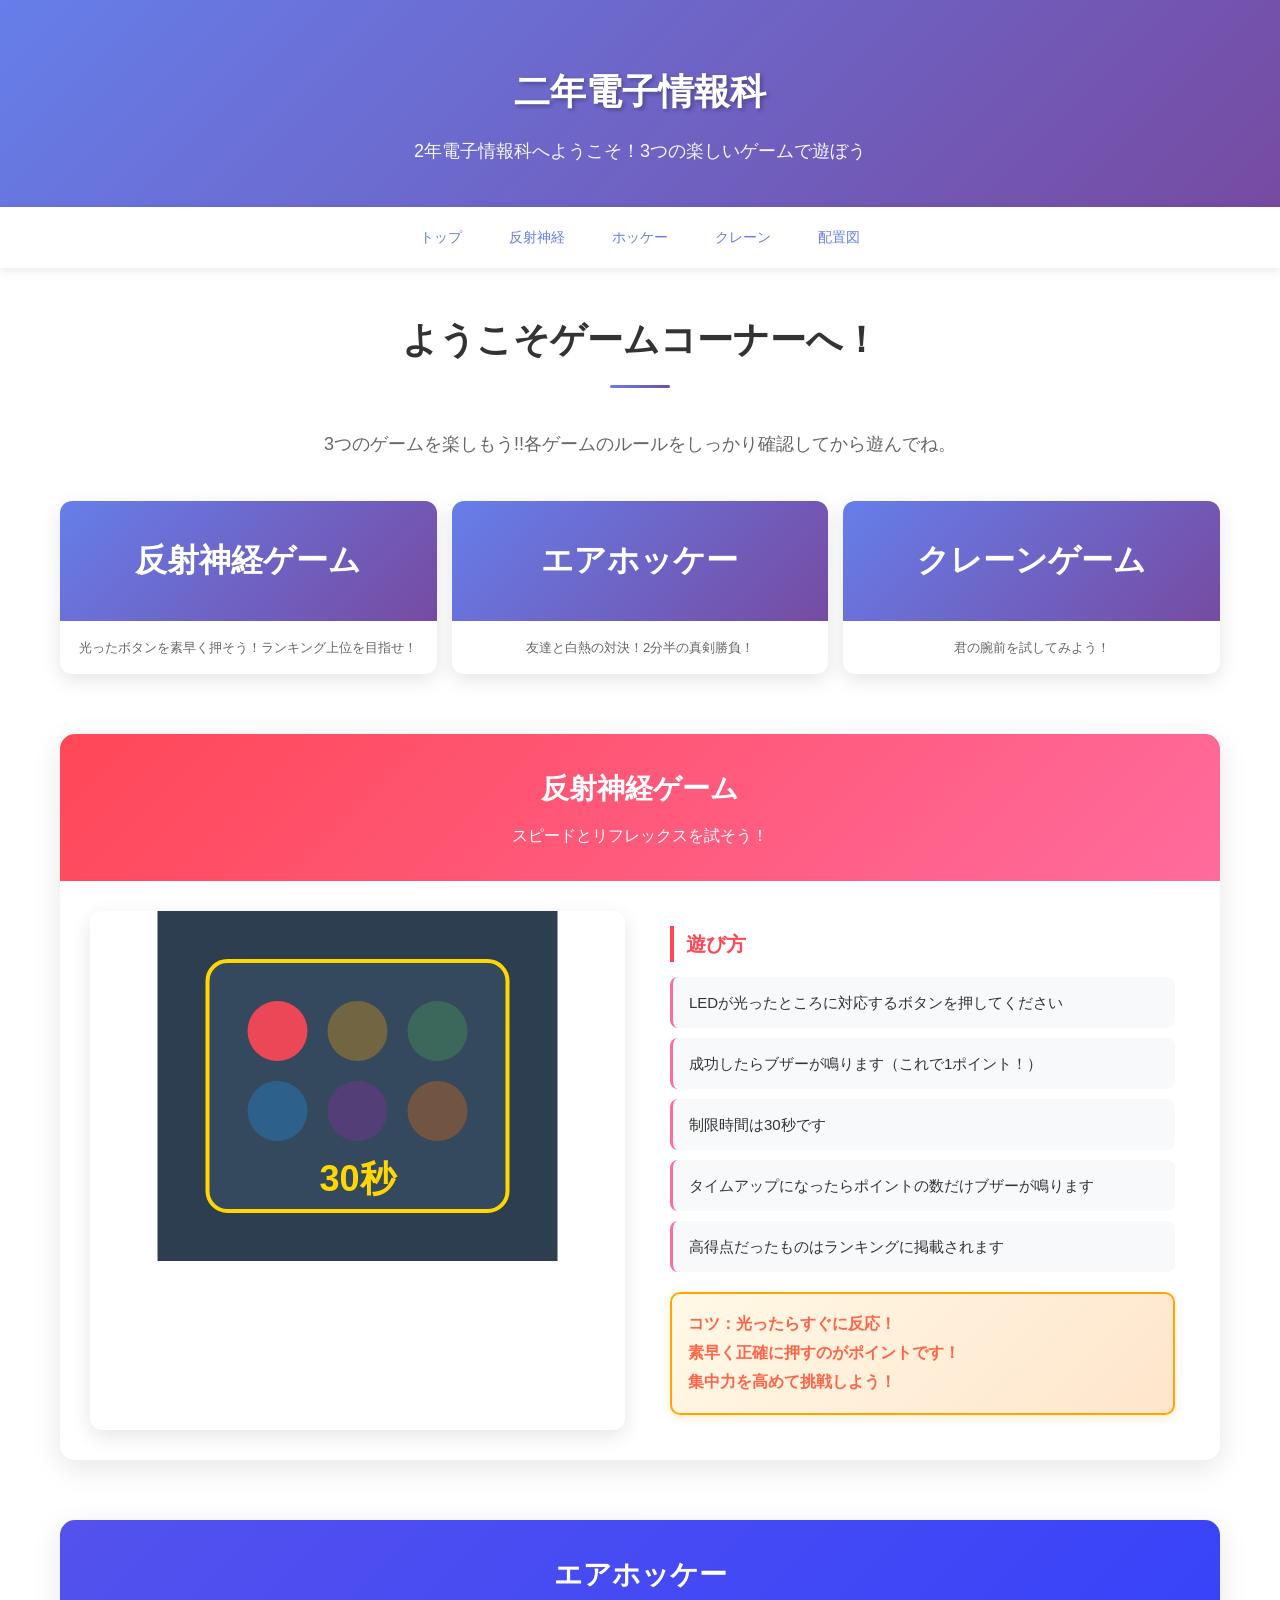
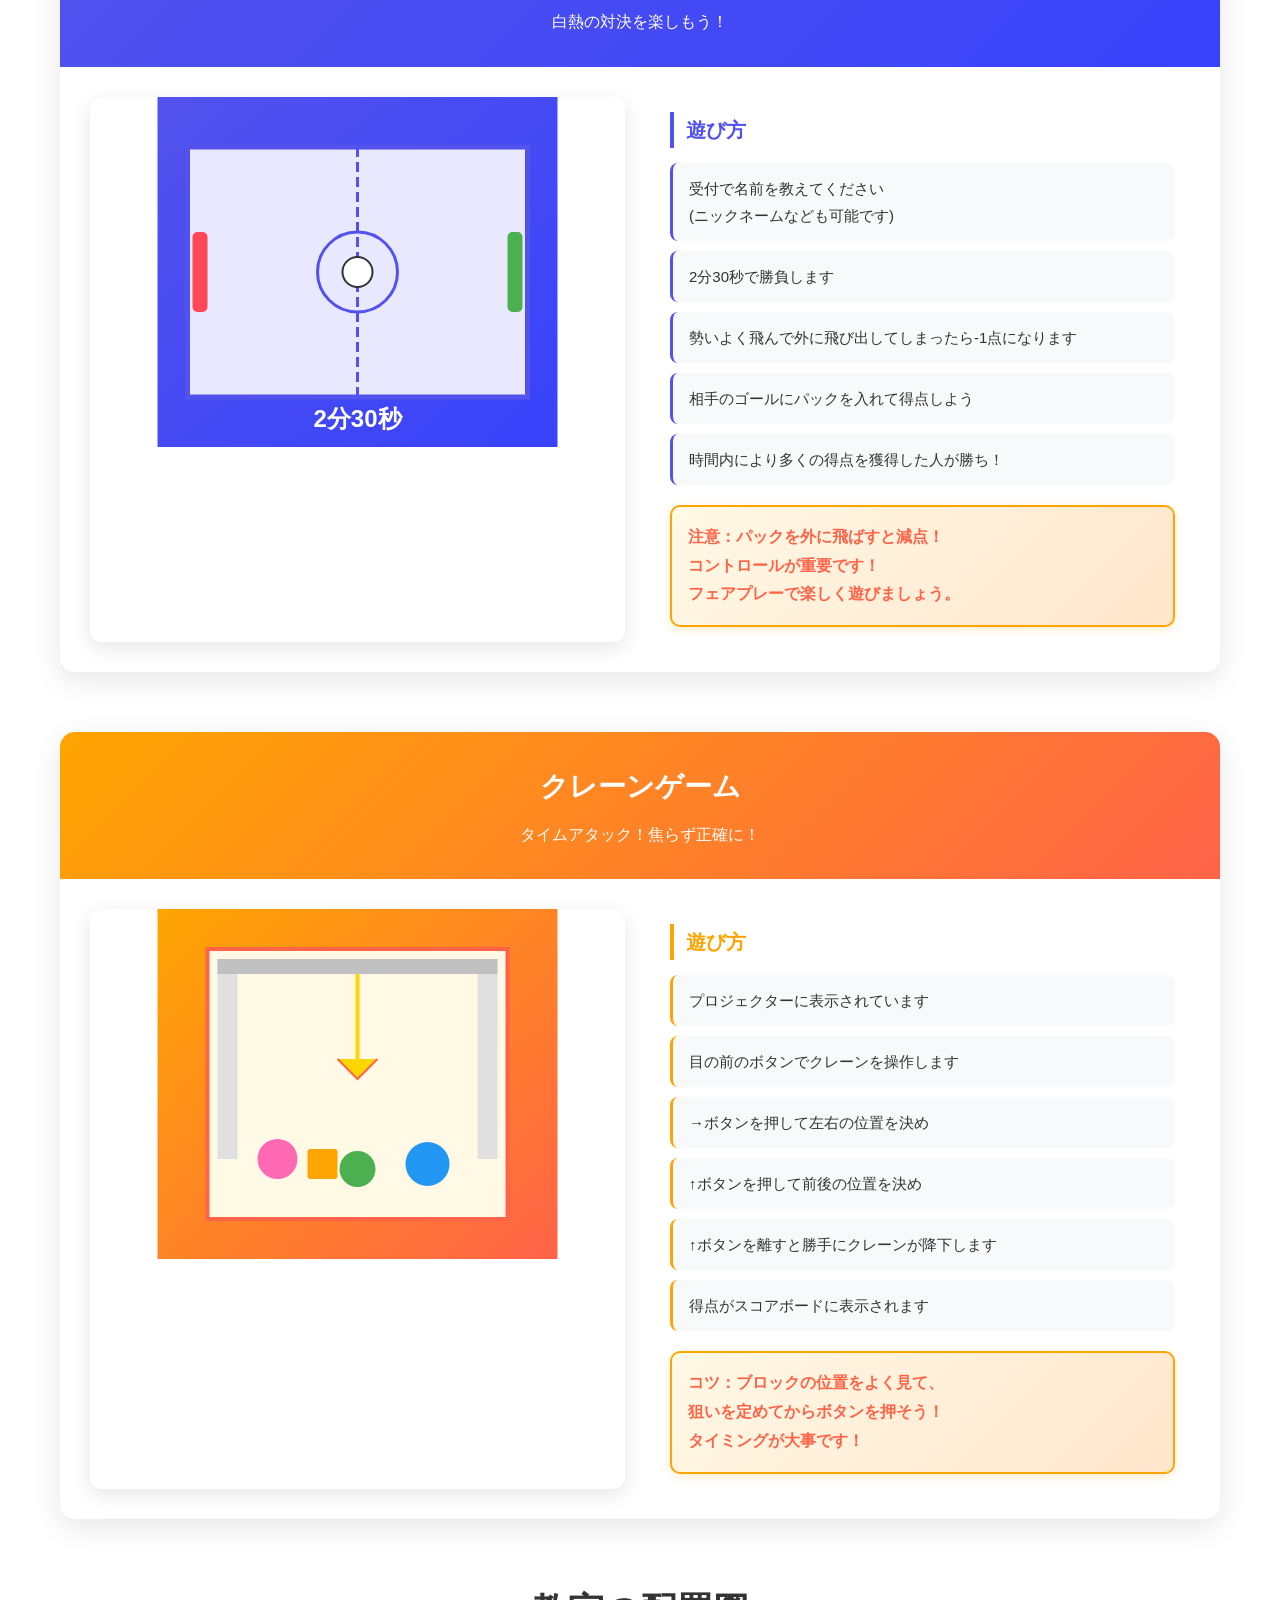
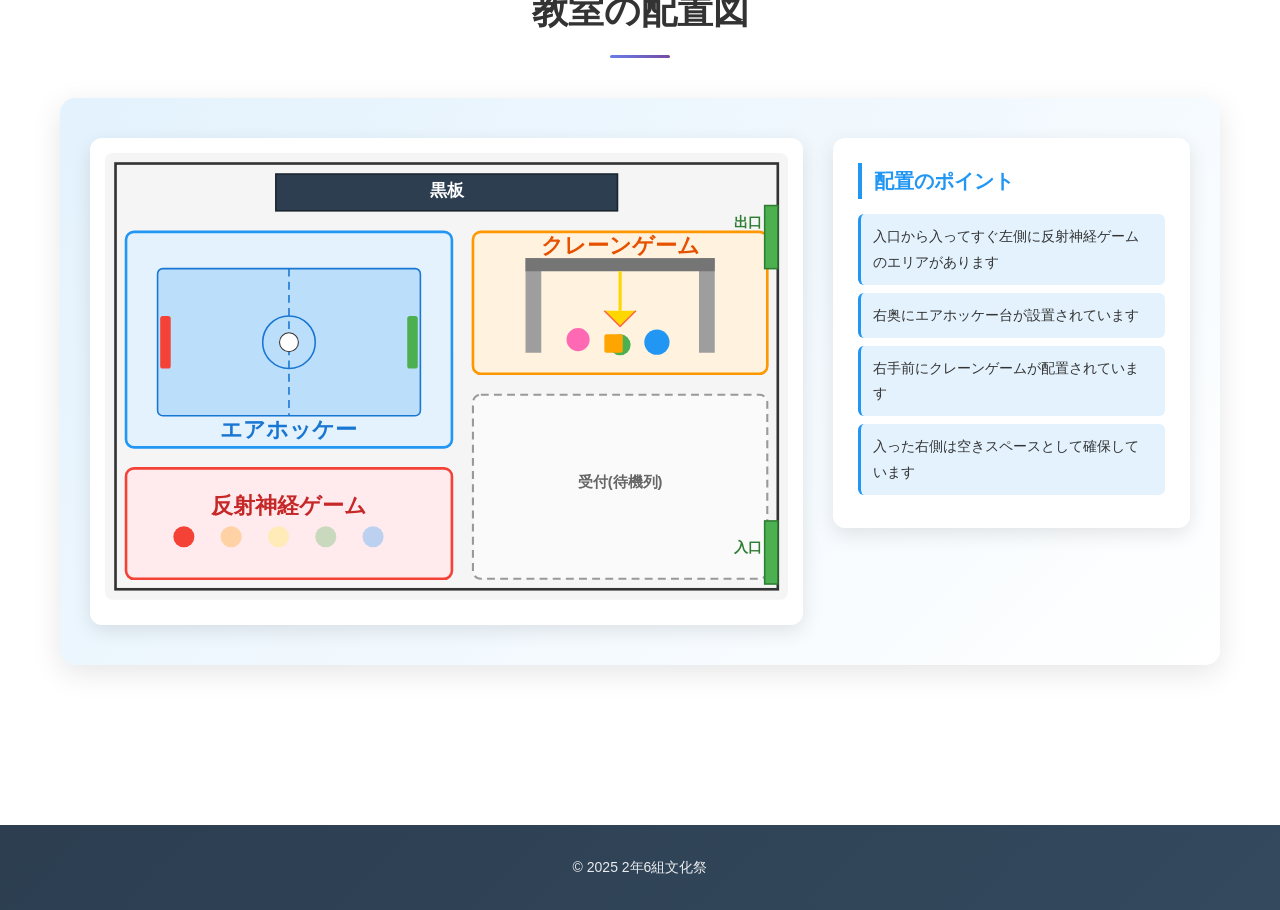
<file: index.html>
<!DOCTYPE html>
<html lang="ja">

<head>
    <meta charset="UTF-8">
    <meta name="viewport" content="width=device-width, initial-scale=1.0">
    <title>文化祭2年6組 ルールブック</title>
    <link rel="stylesheet" href="index.css">
</head>

<body>
    <!-- ヒーローセクション -->
    <div class="hero">
        <h1>二年電子情報科</h1>
        <p>2年電子情報科へようこそ！3つの楽しいゲームで遊ぼう</p>
    </div>

    <!-- ナビゲーション -->
    <nav class="nav">
        <div class="nav-container">
            <a href="#welcome" class="nav-link">トップ</a>
            <a href="#reflex" class="nav-link">反射神経</a>
            <a href="#hockey" class="nav-link">ホッケー</a>
            <a href="#crane" class="nav-link">クレーン</a>
            <a href="#layout" class="nav-link">配置図</a>
        </div>
    </nav>

    <div class="container">
        <!-- ウェルカムセクション -->
        <section id="welcome">
            <h2 class="section-title">ようこそゲームコーナーへ！</h2>
            <p style="text-align: center; font-size: 18px; color: #666; margin-bottom: 40px;">
                3つのゲームを楽しもう!!各ゲームのルールをしっかり確認してから遊んでね。
            </p>

            <div class="welcome-images">
                <div class="welcome-card">
                    <a href="#reflex" class="dec">
                        <div class="welcome-card-image">反射神経ゲーム</div>
                        <div class="welcome-card-content">
                            <p>光ったボタンを素早く押そう！ランキング上位を目指せ！</p>
                        </div>
                    </a>
                </div>
                <div class="welcome-card">
                    <a href="#hockey" class="dec">
                        <div class="welcome-card-image">エアホッケー</div>
                        <div class="welcome-card-content">
                            <p>友達と白熱の対決！2分半の真剣勝負！</p>
                        </div>
                    </a>
                </div>
                <div class="welcome-card">
                    <a href="#crane" class="dec">
                        <div class="welcome-card-image">クレーンゲーム</div>
                        <div class="welcome-card-content">
                            <p>君の腕前を試してみよう！</p>
                        </div>
                    </a>
                </div>
            </div>
        </section>

        <!-- 反射神経ゲーム -->
        <section id="reflex">
            <div class="game-section">
                <div class="game-header red">
                    <h3>反射神経ゲーム</h3>
                    <p>スピードとリフレックスを試そう！</p>
                </div>
                <div class="game-content">
                    <div class="game-image-container">
                        <svg class="game-image" viewBox="0 0 400 350" style="height: 350px;">
                            <defs>
                                <linearGradient id="redGrad" x1="0%" y1="0%" x2="100%" y2="100%">
                                    <stop offset="0%" style="stop-color:#FF4757;stop-opacity:1" />
                                    <stop offset="100%" style="stop-color:#FF6B9D;stop-opacity:1" />
                                </linearGradient>
                            </defs>
                            <rect width="400" height="350" fill="#2C3E50" />
                            <rect x="50" y="50" width="300" height="250" rx="20" fill="#34495E" stroke="#FFD700"
                                stroke-width="4" />
                            <circle cx="120" cy="120" r="30" fill="#FF4757" opacity="0.9" />
                            <circle cx="200" cy="120" r="30" fill="#FFA502" opacity="0.3" />
                            <circle cx="280" cy="120" r="30" fill="#4CAF50" opacity="0.3" />
                            <circle cx="120" cy="200" r="30" fill="#2196F3" opacity="0.3" />
                            <circle cx="200" cy="200" r="30" fill="#9C27B0" opacity="0.3" />
                            <circle cx="280" cy="200" r="30" fill="#FF6F00" opacity="0.3" />
                            <text x="200" y="280" text-anchor="middle" fill="#FFD700" font-size="36"
                                font-weight="bold">30秒</text>
                        </svg>
                    </div>
                    <div class="game-rules">
                        <h4>遊び方</h4>
                        <ul class="rule-list">
                            <li>LEDが光ったところに対応するボタンを押してください</li>
                            <li>成功したらブザーが鳴ります（これで1ポイント！）</li>
                            <li>制限時間は30秒です</li>
                            <li>タイムアップになったらポイントの数だけブザーが鳴ります</li>
                            <li>高得点だったものはランキングに掲載されます</li>
                        </ul>
                        <div class="highlight-box">
                            コツ：光ったらすぐに反応！<br>
                            素早く正確に押すのがポイントです！<br>
                            集中力を高めて挑戦しよう！
                        </div>
                    </div>
                </div>
            </div>
        </section>

        <!-- エアホッケー -->
        <section id="hockey">
            <div class="game-section">
                <div class="game-header blue">
                    <h3>エアホッケー</h3>
                    <p>白熱の対決を楽しもう！</p>
                </div>
                <div class="game-content">
                    <div class="game-image-container">
                        <svg class="game-image" viewBox="0 0 400 350" style="height: 350px;">
                            <defs>
                                <linearGradient id="blueGrad" x1="0%" y1="0%" x2="100%" y2="100%">
                                    <stop offset="0%" style="stop-color:#5352ED;stop-opacity:1" />
                                    <stop offset="100%" style="stop-color:#3742FA;stop-opacity:1" />
                                </linearGradient>
                            </defs>
                            <rect width="400" height="350" fill="url(#blueGrad)" />
                            <rect x="30" y="50" width="340" height="250" fill="#E8E8FF" stroke="#5352ED"
                                stroke-width="5" />
                            <line x1="200" y1="50" x2="200" y2="300" stroke="#5352ED" stroke-width="3"
                                stroke-dasharray="10,5" />
                            <circle cx="200" cy="175" r="40" fill="none" stroke="#5352ED" stroke-width="3" />
                            <rect x="35" y="135" width="15" height="80" rx="5" fill="#FF4757" />
                            <rect x="350" y="135" width="15" height="80" rx="5" fill="#4CAF50" />
                            <circle cx="200" cy="175" r="15" fill="white" stroke="#333" stroke-width="2" />
                            <text x="200" y="330" text-anchor="middle" fill="#fff" font-size="24"
                                font-weight="bold">2分30秒</text>
                        </svg>
                    </div>
                    <div class="game-rules blue">
                        <h4>遊び方</h4>
                        <ul class="rule-list blue">
                            <li>受付で名前を教えてください<br>
                                (ニックネームなども可能です)</li>
                            <li>2分30秒で勝負します</li>
                            <li>勢いよく飛んで外に飛び出してしまったら-1点になります</li>
                            <li>相手のゴールにパックを入れて得点しよう</li>
                            <li>時間内により多くの得点を獲得した人が勝ち！</li>
                        </ul>
                        <div class="highlight-box">
                            注意：パックを外に飛ばすと減点！<br>
                            コントロールが重要です！<br>
                            フェアプレーで楽しく遊びましょう。
                        </div>
                    </div>
                </div>
            </div>
        </section>

        <!-- クレーンゲーム -->
        <section id="crane">
            <div class="game-section">
                <div class="game-header yellow">
                    <h3>クレーンゲーム</h3>
                    <p>タイムアタック！焦らず正確に！</p>
                </div>
                <div class="game-content">
                    <div class="game-image-container">
                        <svg class="game-image" viewBox="0 0 400 350" style="height: 350px;">
                            <defs>
                                <linearGradient id="yellowGrad" x1="0%" y1="0%" x2="100%" y2="100%">
                                    <stop offset="0%" style="stop-color:#FFA502;stop-opacity:1" />
                                    <stop offset="100%" style="stop-color:#FF6348;stop-opacity:1" />
                                </linearGradient>
                            </defs>
                            <rect width="400" height="350" fill="url(#yellowGrad)" />
                            <rect x="50" y="40" width="300" height="270" fill="#FFF9E6" stroke="#FF6348"
                                stroke-width="4" />
                            <rect x="60" y="50" width="20" height="200" fill="#E0E0E0" />
                            <rect x="320" y="50" width="20" height="200" fill="#E0E0E0" />
                            <rect x="60" y="50" width="280" height="15" fill="#C0C0C0" />
                            <line x1="200" y1="65" x2="200" y2="150" stroke="#FFD700" stroke-width="4" />
                            <path d="M 180,150 L 200,170 L 220,150" fill="#FFD700" stroke="#FF6348" stroke-width="2" />
                            <circle cx="120" cy="250" r="20" fill="#FF69B4" />
                            <circle cx="200" cy="260" r="18" fill="#4CAF50" />
                            <circle cx="270" cy="255" r="22" fill="#2196F3" />
                            <rect x="150" y="240" width="30" height="30" fill="#FFA502" rx="3" />
                        </svg>
                    </div>
                    <div class="game-rules yellow">
                        <h4>遊び方</h4>
                        <ul class="rule-list yellow">
                            <li>プロジェクターに表示されています</li>
                            <li>目の前のボタンでクレーンを操作します</li>
                            <li>→ボタンを押して左右の位置を決め</li>
                            <li>↑ボタンを押して前後の位置を決め</li>
                            <li>↑ボタンを離すと勝手にクレーンが降下します</li>
                            <li>得点がスコアボードに表示されます</li>
                        </ul>
                        <div class="highlight-box">
                            コツ：ブロックの位置をよく見て、<br>
                            狙いを定めてからボタンを押そう！<br>
                            タイミングが大事です！
                        </div>
                    </div>
                </div>
            </div>
        </section>

        <!-- 配置図 -->
        <section id="layout">
            <h2 class="section-title">教室の配置図</h2>
            <div class="layout-section">
                <div class="layout-grid">
                    <div class="layout-image-wrapper">
                        <svg class="layout-svg" viewBox="0 0 1300 850" xmlns="http://www.w3.org/2000/svg">
                            <!-- 背景 -->
                            <rect width="1300" height="850" fill="#F5F5F5" />

                            <!-- 教室の外枠 -->
                            <rect x="20" y="20" width="1260" height="810" fill="none" stroke="#333" stroke-width="5" />

                            <!-- 黒板 -->
                            <rect x="325" y="40" width="650" height="70" fill="#2C3E50" stroke="#1A252F"
                                stroke-width="3" />
                            <text x="650" y="82" text-anchor="middle" fill="white" font-size="32"
                                font-weight="bold">黒板</text>

                            <!-- ホッケー（左側） -->
                            <rect x="40" y="150" width="620" height="410" fill="#E3F2FD" stroke="#2196F3"
                                stroke-width="5" rx="15" />
                            <text x="350" y="340" text-anchor="middle" font-size="48" font-weight="bold"
                                fill="#1976D2">ホッケー</text>

                            <!-- ホッケー台の詳細 -->
                            <rect x="100" y="220" width="500" height="280" fill="#BBDEFB" stroke="#1976D2"
                                stroke-width="3" rx="10" />
                            <line x1="350" y1="220" x2="350" y2="500" stroke="#1976D2" stroke-width="3"
                                stroke-dasharray="15,10" />
                            <circle cx="350" cy="360" r="50" fill="none" stroke="#1976D2" stroke-width="3" />

                            <!-- ゴール -->
                            <rect x="105" y="310" width="20" height="100" rx="5" fill="#F44336" />
                            <rect x="575" y="310" width="20" height="100" rx="5" fill="#4CAF50" />

                            <!-- パック -->
                            <circle cx="350" cy="360" r="18" fill="white" stroke="#333" stroke-width="2" />
                            <text x="350" y="540" text-anchor="middle" font-size="42" fill="#1976D2"
                                font-weight="bold">エアホッケー</text>

                            <!-- クレーンゲーム（右上） -->
                            <rect x="700" y="150" width="560" height="270" fill="#FFF3E0" stroke="#FF9800"
                                stroke-width="5" rx="15" />
                            <text x="980" y="190" text-anchor="middle" font-size="42" font-weight="bold"
                                fill="#E65100">クレーンゲーム</text>

                            <!-- クレーンの構造 -->
                            <rect x="800" y="200" width="30" height="180" fill="#9E9E9E" />
                            <rect x="1130" y="200" width="30" height="180" fill="#9E9E9E" />
                            <rect x="800" y="200" width="360" height="25" fill="#757575" />

                            <!-- クレーンのアーム -->
                            <line x1="980" y1="225" x2="980" y2="300" stroke="#FFD700" stroke-width="6" />
                            <path d="M 950,300 L 980,330 L 1010,300" fill="#FFD700" stroke="#FF6348" stroke-width="3" />

                            <!-- 景品 -->
                            <circle cx="900" cy="355" r="22" fill="#FF69B4" />
                            <circle cx="980" cy="365" r="20" fill="#4CAF50" />
                            <circle cx="1050" cy="360" r="24" fill="#2196F3" />
                            <rect x="950" y="345" width="35" height="35" fill="#FFA502" rx="4" />


                            <!-- 反射神経ゲーム（左下） -->
                            <rect x="40" y="600" width="620" height="210" fill="#FFEBEE" stroke="#F44336"
                                stroke-width="5" rx="15" />
                            <text x="350" y="685" text-anchor="middle" font-size="42" font-weight="bold"
                                fill="#C62828">反射神経ゲーム</text>

                            <!-- LEDボタン -->
                            <circle cx="150" cy="730" r="20" fill="#F44336" />
                            <circle cx="240" cy="730" r="20" fill="#FF9800" opacity="0.3" />
                            <circle cx="330" cy="730" r="20" fill="#FFEB3B" opacity="0.3" />
                            <circle cx="420" cy="730" r="20" fill="#4CAF50" opacity="0.3" />
                            <circle cx="510" cy="730" r="20" fill="#2196F3" opacity="0.3" />


                            <!-- 空きスペース -->
                            <rect x="700" y="460" width="560" height="350" fill="#FAFAFA" stroke="#999" stroke-width="4"
                                stroke-dasharray="15,10" rx="15" />
                            <text x="980" y="635" text-anchor="middle" font-size="28" fill="#666"
                                font-weight="bold">受付(待機列)</text>

                            <!-- 入口の表示 -->
                            <rect x="1255" y="700" width="25" height="120" fill="#4CAF50" stroke="#2E7D32"
                                stroke-width="3" />
                            <text x="1250" y="760" text-anchor="end" font-size="26" font-weight="bold"
                                fill="#2E7D32">入口</text>
                            <!-- 出口の表示 -->
                            <rect x="1255" y="100" width="25" height="120" fill="#4CAF50" stroke="#2E7D32"
                                stroke-width="3" />
                            <text x="1250" y="140" text-anchor="end" font-size="26" font-weight="bold"
                                fill="#2E7D32">出口</text>
                        </svg>
                    </div>
                    <div class="layout-info">
                        <h4>配置のポイント</h4>
                        <ul>
                            <li>入口から入ってすぐ左側に反射神経ゲームのエリアがあります</li>
                            <li>右奥にエアホッケー台が設置されています</li>
                            <li>右手前にクレーンゲームが配置されています</li>
                            <li>入った右側は空きスペースとして確保しています</li>
                        </ul>
                    </div>
                </div>
            </div>
        </section>
    </div>

    <footer>
        <p>© 2025 2年6組文化祭</p>
    </footer>
</body>

</html>
</file>
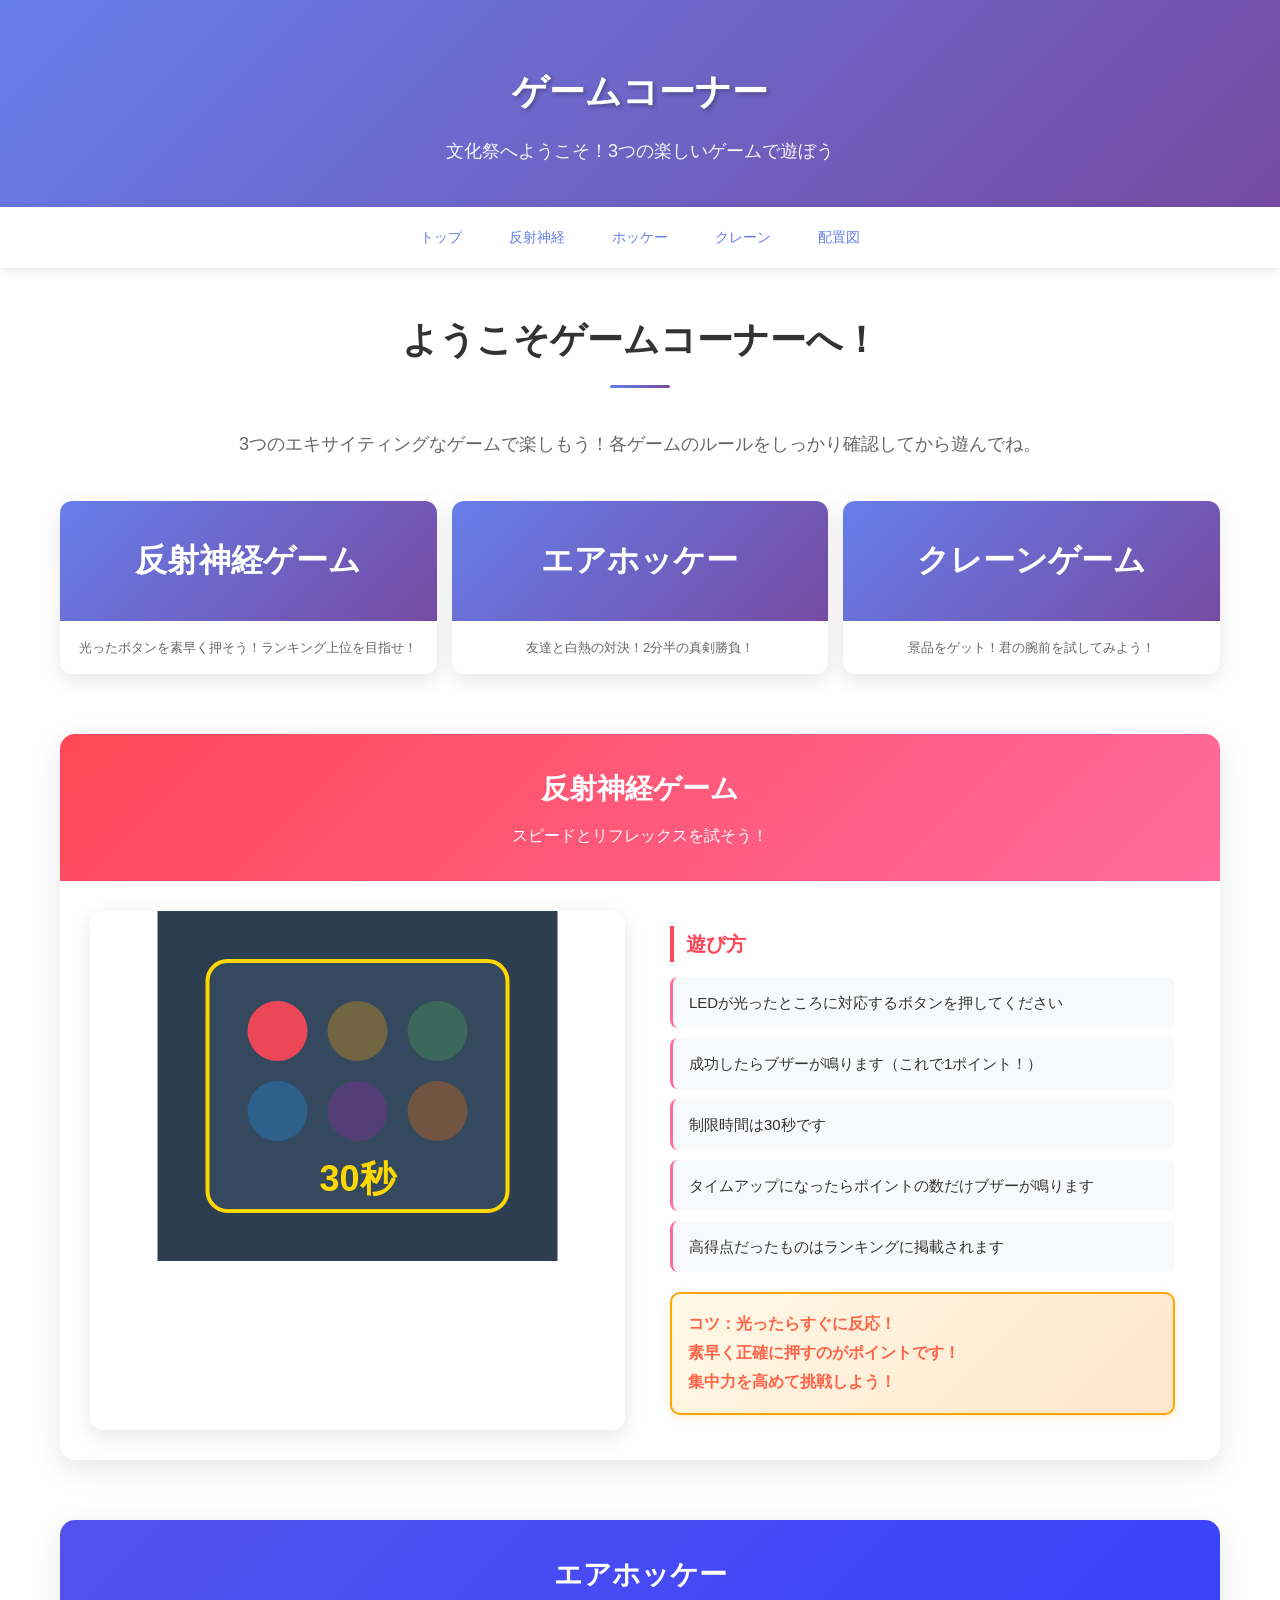
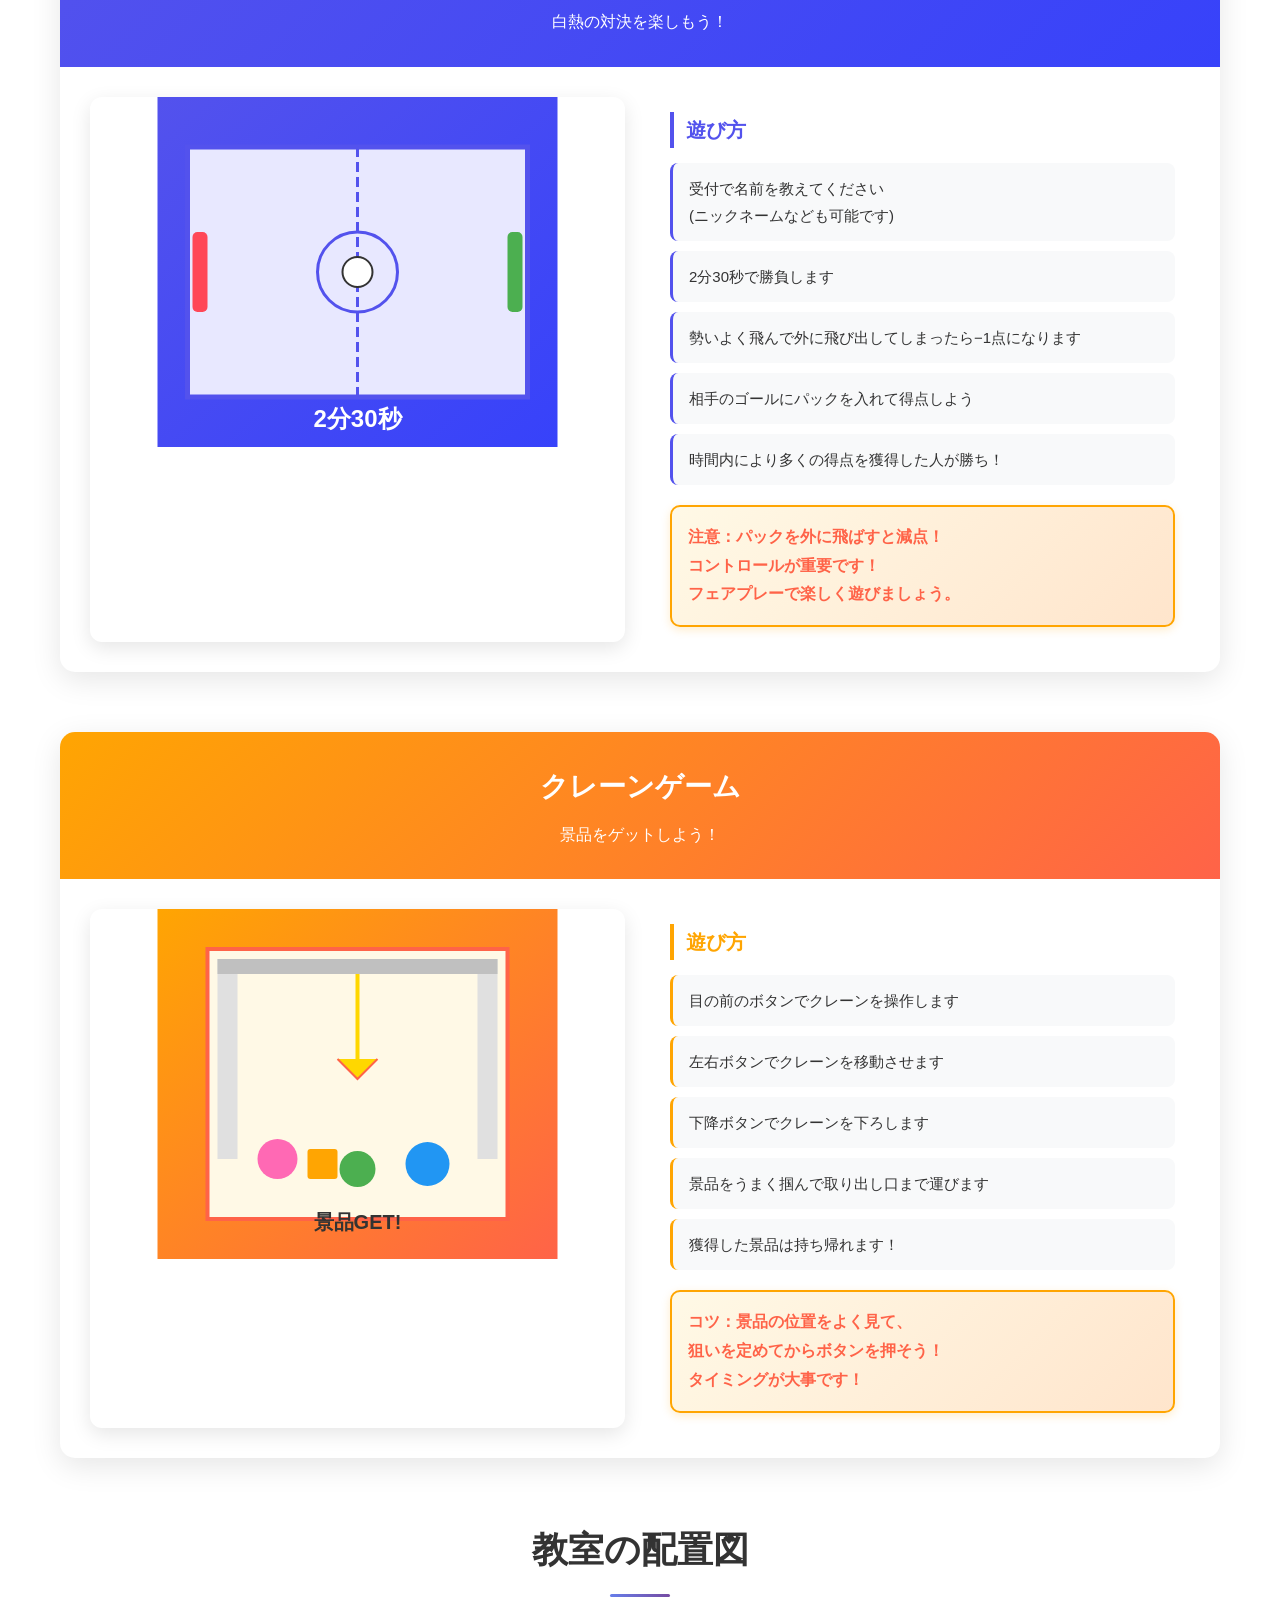
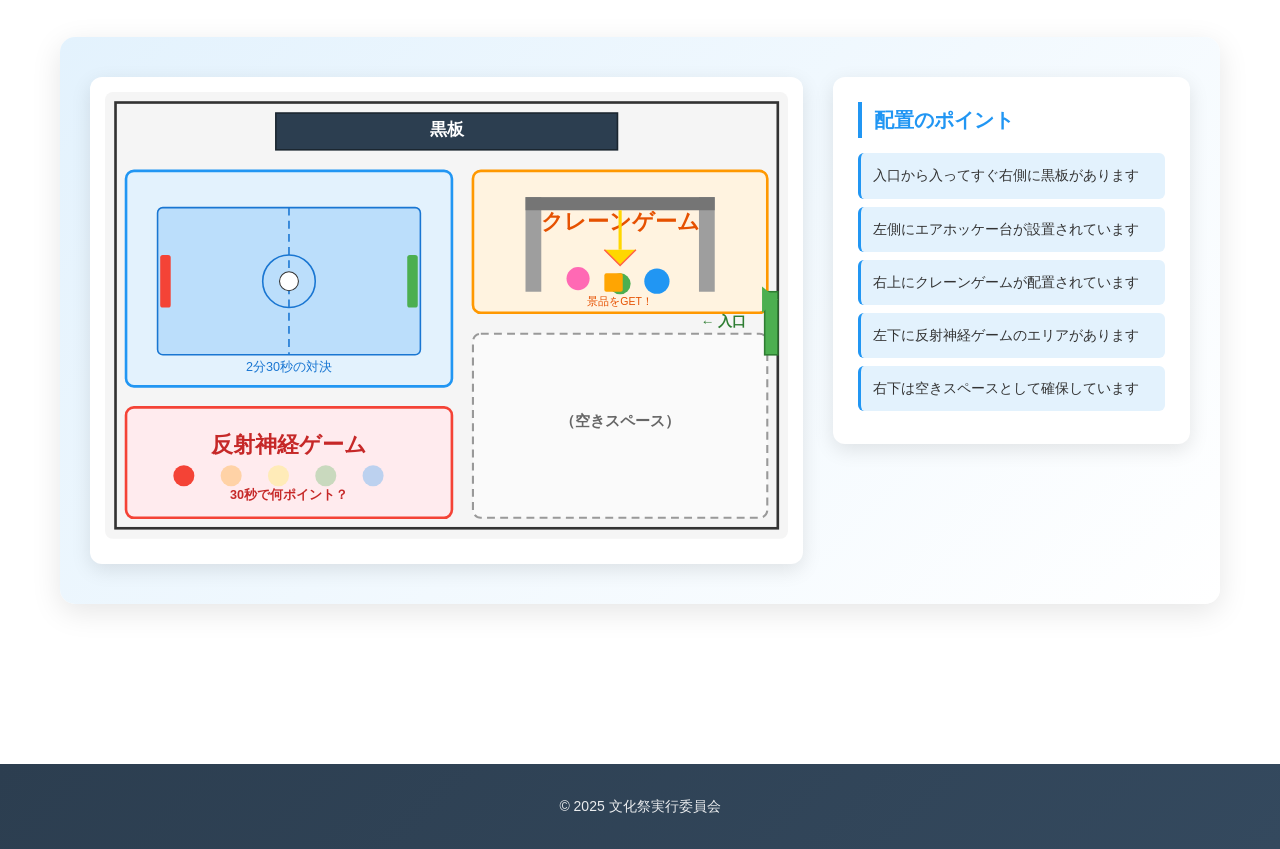
<file: rule.html>
<!DOCTYPE html>
<html lang="ja">
<head>
    <meta charset="UTF-8">
    <meta name="viewport" content="width=device-width, initial-scale=1.0">
    <title>文化祭ゲームコーナー ルールブック</title>
    <link rel="stylesheet" href="index.css">
</head>
<body>
    <!-- ヒーローセクション -->
    <div class="hero">
        <h1>ゲームコーナー</h1>
        <p>文化祭へようこそ！3つの楽しいゲームで遊ぼう</p>
    </div>

    <!-- ナビゲーション -->
    <nav class="nav">
        <div class="nav-container">
            <a href="#welcome" class="nav-link">トップ</a>
            <a href="#reflex" class="nav-link">反射神経</a>
            <a href="#hockey" class="nav-link">ホッケー</a>
            <a href="#crane" class="nav-link">クレーン</a>
            <a href="#layout" class="nav-link">配置図</a>
        </div>
    </nav>

    <div class="container">
        <!-- ウェルカムセクション -->
        <section id="welcome">
            <h2 class="section-title">ようこそゲームコーナーへ！</h2>
            <p style="text-align: center; font-size: 18px; color: #666; margin-bottom: 40px;">
                3つのエキサイティングなゲームで楽しもう！各ゲームのルールをしっかり確認してから遊んでね。
            </p>

            <div class="welcome-images">
                <div class="welcome-card">
                    <div class="welcome-card-image">反射神経ゲーム</div>
                    <div class="welcome-card-content">
                        <p>光ったボタンを素早く押そう！ランキング上位を目指せ！</p>
                    </div>
                </div>
                <div class="welcome-card">
                    <div class="welcome-card-image">エアホッケー</div>
                    <div class="welcome-card-content">
                        <p>友達と白熱の対決！2分半の真剣勝負！</p>
                    </div>
                </div>
                <div class="welcome-card">
                    <div class="welcome-card-image">クレーンゲーム</div>
                    <div class="welcome-card-content">
                        <p>景品をゲット！君の腕前を試してみよう！</p>
                    </div>
                </div>
            </div>
        </section>

        <!-- 反射神経ゲーム -->
        <section id="reflex">
            <div class="game-section">
                <div class="game-header red">
                    <h3>反射神経ゲーム</h3>
                    <p>スピードとリフレックスを試そう！</p>
                </div>
                <div class="game-content">
                    <div class="game-image-container">
                        <svg class="game-image" viewBox="0 0 400 350" style="height: 350px;">
                            <defs>
                                <linearGradient id="redGrad" x1="0%" y1="0%" x2="100%" y2="100%">
                                    <stop offset="0%" style="stop-color:#FF4757;stop-opacity:1" />
                                    <stop offset="100%" style="stop-color:#FF6B9D;stop-opacity:1" />
                                </linearGradient>
                            </defs>
                            <rect width="400" height="350" fill="#2C3E50" />
                            <rect x="50" y="50" width="300" height="250" rx="20" fill="#34495E" stroke="#FFD700"
                                stroke-width="4" />
                            <circle cx="120" cy="120" r="30" fill="#FF4757" opacity="0.9" />
                            <circle cx="200" cy="120" r="30" fill="#FFA502" opacity="0.3" />
                            <circle cx="280" cy="120" r="30" fill="#4CAF50" opacity="0.3" />
                            <circle cx="120" cy="200" r="30" fill="#2196F3" opacity="0.3" />
                            <circle cx="200" cy="200" r="30" fill="#9C27B0" opacity="0.3" />
                            <circle cx="280" cy="200" r="30" fill="#FF6F00" opacity="0.3" />
                            <text x="200" y="280" text-anchor="middle" fill="#FFD700" font-size="36"
                                font-weight="bold">30秒</text>
                        </svg>
                    </div>
                    <div class="game-rules">
                        <h4>遊び方</h4>
                        <ul class="rule-list">
                            <li>LEDが光ったところに対応するボタンを押してください</li>
                            <li>成功したらブザーが鳴ります（これで1ポイント！）</li>
                            <li>制限時間は30秒です</li>
                            <li>タイムアップになったらポイントの数だけブザーが鳴ります</li>
                            <li>高得点だったものはランキングに掲載されます</li>
                        </ul>
                        <div class="highlight-box">
                            コツ：光ったらすぐに反応！<br>
                            素早く正確に押すのがポイントです！<br>
                            集中力を高めて挑戦しよう！
                        </div>
                    </div>
                </div>
            </div>
        </section>

        <!-- エアホッケー -->
        <section id="hockey">
            <div class="game-section">
                <div class="game-header blue">
                    <h3>エアホッケー</h3>
                    <p>白熱の対決を楽しもう！</p>
                </div>
                <div class="game-content">
                    <div class="game-image-container">
                        <svg class="game-image" viewBox="0 0 400 350" style="height: 350px;">
                            <defs>
                                <linearGradient id="blueGrad" x1="0%" y1="0%" x2="100%" y2="100%">
                                    <stop offset="0%" style="stop-color:#5352ED;stop-opacity:1" />
                                    <stop offset="100%" style="stop-color:#3742FA;stop-opacity:1" />
                                </linearGradient>
                            </defs>
                            <rect width="400" height="350" fill="url(#blueGrad)" />
                            <rect x="30" y="50" width="340" height="250" fill="#E8E8FF" stroke="#5352ED"
                                stroke-width="5" />
                            <line x1="200" y1="50" x2="200" y2="300" stroke="#5352ED" stroke-width="3"
                                stroke-dasharray="10,5" />
                            <circle cx="200" cy="175" r="40" fill="none" stroke="#5352ED" stroke-width="3" />
                            <rect x="35" y="135" width="15" height="80" rx="5" fill="#FF4757" />
                            <rect x="350" y="135" width="15" height="80" rx="5" fill="#4CAF50" />
                            <circle cx="200" cy="175" r="15" fill="white" stroke="#333" stroke-width="2" />
                            <text x="200" y="330" text-anchor="middle" fill="#fff" font-size="24"
                                font-weight="bold">2分30秒</text>
                        </svg>
                    </div>
                    <div class="game-rules blue">
                        <h4>遊び方</h4>
                        <ul class="rule-list blue">
                            <li>受付で名前を教えてください<br>
                                (ニックネームなども可能です)</li>
                            <li>2分30秒で勝負します</li>
                            <li>勢いよく飛んで外に飛び出してしまったら−1点になります</li>
                            <li>相手のゴールにパックを入れて得点しよう</li>
                            <li>時間内により多くの得点を獲得した人が勝ち！</li>
                        </ul>
                        <div class="highlight-box">
                            注意：パックを外に飛ばすと減点！<br>
                            コントロールが重要です！<br>
                            フェアプレーで楽しく遊びましょう。
                        </div>
                    </div>
                </div>
            </div>
        </section>

        <!-- クレーンゲーム -->
        <section id="crane">
            <div class="game-section">
                <div class="game-header yellow">
                    <h3>クレーンゲーム</h3>
                    <p>景品をゲットしよう！</p>
                </div>
                <div class="game-content">
                    <div class="game-image-container">
                        <svg class="game-image" viewBox="0 0 400 350" style="height: 350px;">
                            <defs>
                                <linearGradient id="yellowGrad" x1="0%" y1="0%" x2="100%" y2="100%">
                                    <stop offset="0%" style="stop-color:#FFA502;stop-opacity:1" />
                                    <stop offset="100%" style="stop-color:#FF6348;stop-opacity:1" />
                                </linearGradient>
                            </defs>
                            <rect width="400" height="350" fill="url(#yellowGrad)" />
                            <rect x="50" y="40" width="300" height="270" fill="#FFF9E6" stroke="#FF6348"
                                stroke-width="4" />
                            <rect x="60" y="50" width="20" height="200" fill="#E0E0E0" />
                            <rect x="320" y="50" width="20" height="200" fill="#E0E0E0" />
                            <rect x="60" y="50" width="280" height="15" fill="#C0C0C0" />
                            <line x1="200" y1="65" x2="200" y2="150" stroke="#FFD700" stroke-width="4" />
                            <path d="M 180,150 L 200,170 L 220,150" fill="#FFD700" stroke="#FF6348" stroke-width="2" />
                            <circle cx="120" cy="250" r="20" fill="#FF69B4" />
                            <circle cx="200" cy="260" r="18" fill="#4CAF50" />
                            <circle cx="270" cy="255" r="22" fill="#2196F3" />
                            <rect x="150" y="240" width="30" height="30" fill="#FFA502" rx="3" />
                            <text x="200" y="320" text-anchor="middle" fill="#333" font-size="20"
                                font-weight="bold">景品GET!</text>
                        </svg>
                    </div>
                    <div class="game-rules yellow">
                        <h4>遊び方</h4>
                        <ul class="rule-list yellow">
                            <li>目の前のボタンでクレーンを操作します</li>
                            <li>左右ボタンでクレーンを移動させます</li>
                            <li>下降ボタンでクレーンを下ろします</li>
                            <li>景品をうまく掴んで取り出し口まで運びます</li>
                            <li>獲得した景品は持ち帰れます！</li>
                        </ul>
                        <div class="highlight-box">
                            コツ：景品の位置をよく見て、<br>
                            狙いを定めてからボタンを押そう！<br>
                            タイミングが大事です！
                        </div>
                    </div>
                </div>
            </div>
        </section>

        <!-- 配置図 -->
        <section id="layout">
            <h2 class="section-title">教室の配置図</h2>
            <div class="layout-section">
                <div class="layout-grid">
                    <div class="layout-image-wrapper">
                        <svg class="layout-svg" viewBox="0 0 1300 850" xmlns="http://www.w3.org/2000/svg">
                            <!-- 背景 -->
                            <rect width="1300" height="850" fill="#F5F5F5" />

                            <!-- 教室の外枠 -->
                            <rect x="20" y="20" width="1260" height="810" fill="none" stroke="#333" stroke-width="5" />

                            <!-- 黒板 -->
                            <rect x="325" y="40" width="650" height="70" fill="#2C3E50" stroke="#1A252F"
                                stroke-width="3" />
                            <text x="650" y="82" text-anchor="middle" fill="white" font-size="32"
                                font-weight="bold">黒板</text>

                            <!-- ホッケー（左側） -->
                            <rect x="40" y="150" width="620" height="410" fill="#E3F2FD" stroke="#2196F3"
                                stroke-width="5" rx="15" />
                            <text x="350" y="340" text-anchor="middle" font-size="48" font-weight="bold"
                                fill="#1976D2">ホッケー</text>

                            <!-- ホッケー台の詳細 -->
                            <rect x="100" y="220" width="500" height="280" fill="#BBDEFB" stroke="#1976D2"
                                stroke-width="3" rx="10" />
                            <line x1="350" y1="220" x2="350" y2="500" stroke="#1976D2" stroke-width="3"
                                stroke-dasharray="15,10" />
                            <circle cx="350" cy="360" r="50" fill="none" stroke="#1976D2" stroke-width="3" />

                            <!-- ゴール -->
                            <rect x="105" y="310" width="20" height="100" rx="5" fill="#F44336" />
                            <rect x="575" y="310" width="20" height="100" rx="5" fill="#4CAF50" />

                            <!-- パック -->
                            <circle cx="350" cy="360" r="18" fill="white" stroke="#333" stroke-width="2" />
                            <text x="350" y="530" text-anchor="middle" font-size="24" fill="#1976D2">2分30秒の対決</text>

                            <!-- クレーンゲーム（右上） -->
                            <rect x="700" y="150" width="560" height="270" fill="#FFF3E0" stroke="#FF9800"
                                stroke-width="5" rx="15" />
                            <text x="980" y="260" text-anchor="middle" font-size="42" font-weight="bold"
                                fill="#E65100">クレーンゲーム</text>

                            <!-- クレーンの構造 -->
                            <rect x="800" y="200" width="30" height="180" fill="#9E9E9E" />
                            <rect x="1130" y="200" width="30" height="180" fill="#9E9E9E" />
                            <rect x="800" y="200" width="360" height="25" fill="#757575" />

                            <!-- クレーンのアーム -->
                            <line x1="980" y1="225" x2="980" y2="300" stroke="#FFD700" stroke-width="6" />
                            <path d="M 950,300 L 980,330 L 1010,300" fill="#FFD700" stroke="#FF6348" stroke-width="3" />

                            <!-- 景品 -->
                            <circle cx="900" cy="355" r="22" fill="#FF69B4" />
                            <circle cx="980" cy="365" r="20" fill="#4CAF50" />
                            <circle cx="1050" cy="360" r="24" fill="#2196F3" />
                            <rect x="950" y="345" width="35" height="35" fill="#FFA502" rx="4" />

                            <text x="980" y="405" text-anchor="middle" font-size="20" fill="#E65100">景品をGET！</text>

                            <!-- 反射神経ゲーム（左下） -->
                            <rect x="40" y="600" width="620" height="210" fill="#FFEBEE" stroke="#F44336"
                                stroke-width="5" rx="15" />
                            <text x="350" y="685" text-anchor="middle" font-size="42" font-weight="bold"
                                fill="#C62828">反射神経ゲーム</text>

                            <!-- LEDボタン -->
                            <circle cx="150" cy="730" r="20" fill="#F44336" />
                            <circle cx="240" cy="730" r="20" fill="#FF9800" opacity="0.3" />
                            <circle cx="330" cy="730" r="20" fill="#FFEB3B" opacity="0.3" />
                            <circle cx="420" cy="730" r="20" fill="#4CAF50" opacity="0.3" />
                            <circle cx="510" cy="730" r="20" fill="#2196F3" opacity="0.3" />

                            <text x="350" y="775" text-anchor="middle" font-size="24" fill="#C62828"
                                font-weight="bold">30秒で何ポイント？</text>

                            <!-- 空きスペース -->
                            <rect x="700" y="460" width="560" height="350" fill="#FAFAFA" stroke="#999" stroke-width="4"
                                stroke-dasharray="15,10" rx="15" />
                            <text x="980" y="635" text-anchor="middle" font-size="28" fill="#666"
                                font-weight="bold">（空きスペース）</text>

                            <!-- 入口の表示 -->
                            <rect x="1255" y="380" width="25" height="120" fill="#4CAF50" stroke="#2E7D32"
                                stroke-width="3" />
                            <polygon points="1250,370 1280,395 1250,420" fill="#4CAF50" />
                            <text x="1220" y="445" text-anchor="end" font-size="26" font-weight="bold" fill="#2E7D32">← 入口</text>
                        </svg>
                    </div>
                    <div class="layout-info">
                        <h4>配置のポイント</h4>
                        <ul>
                            <li>入口から入ってすぐ右側に黒板があります</li>
                            <li>左側にエアホッケー台が設置されています</li>
                            <li>右上にクレーンゲームが配置されています</li>
                            <li>左下に反射神経ゲームのエリアがあります</li>
                            <li>右下は空きスペースとして確保しています</li>
                        </ul>
                    </div>
                </div>
            </div>
        </section>
    </div>

    <footer>
        <p>© 2025 文化祭実行委員会</p>
    </footer>
</body>
</html>
</file>
<file: index.css>
* {
    margin: 0;
    padding: 0;
    box-sizing: border-box;
}

body {
    font-family: 'Arial', 'Hiragino Sans', 'メイリオ', sans-serif;
    line-height: 1.8;
    color: #333;
}

/* ヘッダー */
.hero {
    background: linear-gradient(135deg, #667eea 0%, #764ba2 100%);
    color: white;
    text-align: center;
    padding: 60px 20px 40px;
}

.hero h1 {
    font-size: 36px;
    margin-bottom: 10px;
    text-shadow: 2px 2px 4px rgba(0, 0, 0, 0.3);
}

.hero p {
    font-size: 18px;
    opacity: 0.95;
}

/* ナビゲーション */
.nav {
    background: white;
    box-shadow: 0 2px 10px rgba(0, 0, 0, 0.1);
    position: sticky;
    top: 0;
    z-index: 100;
    padding: 10px 0;
}

.nav-container {
    max-width: 1200px;
    margin: 0 auto;
    display: flex;
    justify-content: center;
    gap: 15px;
    flex-wrap: wrap;
    padding: 0 20px;
}

.nav-link {
    color: #667eea;
    text-decoration: none;
    padding: 8px 16px;
    border-radius: 20px;
    font-size: 14px;
    transition: all 0.3s;
}


/* コンテナ */
.container {
    max-width: 1200px;
    margin: 0 auto;
    padding: 40px 20px;
}

/* セクション */
section {
    margin-bottom: 60px;
    scroll-margin-top: 80px;
}

.section-title {
    font-size: 36px;
    text-align: center;
    margin-bottom: 40px;
    color: #333;
    position: relative;
    padding-bottom: 15px;
}

.section-title::after {
    content: '';
    position: absolute;
    bottom: 0;
    left: 50%;
    transform: translateX(-50%);
    width: 60px;
    height: 3px;
    background: linear-gradient(90deg, #667eea, #764ba2);
    border-radius: 2px;
}

.dec{
    text-decoration: none;
}

/* ゲームカード */
.game-section {
    background: white;
    border-radius: 15px;
    overflow: hidden;
    box-shadow: 0 8px 30px rgba(0, 0, 0, 0.1);
    margin-bottom: 40px;
}

.game-header {
    padding: 30px;
    color: white;
    text-align: center;
}

.game-header.red {
    background: linear-gradient(135deg, #FF4757 0%, #FF6B9D 100%);
}

.game-header.blue {
    background: linear-gradient(135deg, #5352ED 0%, #3742FA 100%);
}

.game-header.yellow {
    background: linear-gradient(135deg, #FFA502 0%, #FF6348 100%);
}

.game-header h3 {
    font-size: 28px;
    margin-bottom: 8px;
}

.game-content {
    display: grid;
    grid-template-columns: 1fr 1fr;
    gap: 30px;
    padding: 30px;
}

/* ゲーム画像 */
.game-image-container {
    position: relative;
    overflow: hidden;
    border-radius: 12px;
    box-shadow: 0 6px 20px rgba(0, 0, 0, 0.1);
}

.game-image {
    width: 100%;
    height: 300px;
    object-fit: cover;
    display: block;
}

/* ゲームルール */
.game-rules {
    padding: 15px;
}

.game-rules h4 {
    font-size: 20px;
    color: #FF4757;
    margin-bottom: 15px;
    border-left: 4px solid #FF4757;
    padding-left: 12px;
}

.game-rules.blue h4 {
    color: #5352ED;
    border-left-color: #5352ED;
}

.game-rules.yellow h4 {
    color: #FFA502;
    border-left-color: #FFA502;
}

.rule-list {
    list-style: none;
}

.rule-list li {
    padding: 12px 16px;
    margin-bottom: 10px;
    background: #F8F9FA;
    border-radius: 8px;
    border-left: 3px solid #FF6B9D;
    font-size: 15px;
}

.rule-list.blue li {
    border-left-color: #5352ED;
}

.rule-list.yellow li {
    border-left-color: #FFA502;
}

.highlight-box {
    background: linear-gradient(135deg, #FFF9E6 0%, #FFE5CC 100%);
    padding: 16px;
    border-radius: 10px;
    border: 2px solid #FFA502;
    margin-top: 20px;
    font-weight: bold;
    color: #FF6348;
    box-shadow: 0 3px 10px rgba(255, 165, 2, 0.2);
}

/* 配置図セクション */
.layout-section {
    background: linear-gradient(135deg, #E3F2FD 0%, #FFFFFF 100%);
    padding: 40px 30px;
    border-radius: 15px;
    box-shadow: 0 8px 30px rgba(0, 0, 0, 0.1);
}

.layout-grid {
    display: grid;
    grid-template-columns: 2fr 1fr;
    gap: 30px;
    align-items: start;
}

.layout-image-wrapper {
    background: white;
    padding: 15px;
    border-radius: 12px;
    box-shadow: 0 6px 20px rgba(0, 0, 0, 0.1);
}

.layout-svg {
    width: 100%;
    height: auto;
    border-radius: 8px;
}

.layout-info {
    background: white;
    padding: 25px;
    border-radius: 12px;
    box-shadow: 0 6px 20px rgba(0, 0, 0, 0.1);
}

.layout-info h4 {
    font-size: 20px;
    color: #2196F3;
    margin-bottom: 15px;
    border-left: 4px solid #2196F3;
    padding-left: 12px;
}

.layout-info ul {
    list-style: none;
}

.layout-info li {
    padding: 10px 12px;
    margin-bottom: 8px;
    background: #E3F2FD;
    border-radius: 6px;
    border-left: 3px solid #2196F3;
    font-size: 14px;
}

/* フッター */
footer {
    background: linear-gradient(135deg, #2C3E50 0%, #34495E 100%);
    color: white;
    text-align: center;
    padding: 30px 20px;
    margin-top: 60px;
}

footer p {
    font-size: 14px;
    opacity: 0.9;
}

/* ウェルカムカード */
.welcome-images {
    display: grid;
    grid-template-columns: repeat(3, 1fr);
    gap: 15px;
    margin-top: 30px;
}

.welcome-card {
    background: white;
    border-radius: 12px;
    overflow: hidden;
    box-shadow: 0 6px 20px rgba(0, 0, 0, 0.1);
}

.welcome-card-image {
    width: 100%;
    height: 120px;
    background: linear-gradient(135deg, #667eea 0%, #764ba2 100%);
    display: flex;
    align-items: center;
    justify-content: center;
    font-size: 2rem;
    color: white;
    font-weight: bold;
}

.welcome-card-content {
    padding: 15px;
    text-align: center;
}

.welcome-card-content h4 {
    font-size: 18px;
    color: #333;
    margin-bottom: 8px;
}

.welcome-card-content p {
    color: #666;
    font-size: 13px;
}

/* レスポンシブ対応 */
@media (max-width: 768px) {
    .hero h1 {
        font-size: 28px;
    }
    
    .hero p {
        font-size: 16px;
    }
    
    .section-title {
        font-size: 28px;
        margin-bottom: 30px;
    }
    
    .game-content {
        grid-template-columns: 1fr;
    }
    
    .game-image {
        height: 250px;
    }
    
    .layout-grid {
        grid-template-columns: 1fr;
    }
    
    .nav-container {
        gap: 10px;
    }
    
    .nav-link {
        font-size: 13px;
        padding: 6px 12px;
    }
    
    .container {
        padding: 30px 15px;
    }
    
    section {
        margin-bottom: 40px;
    }
}

@media (max-width: 480px) {
    .hero {
        padding: 50px 15px 30px;
    }
    
    .hero h1 {
        font-size: 24px;
    }
    
    .hero p {
        font-size: 15px;
    }
    
    .section-title {
        font-size: 24px;
    }
    
    .container {
        padding: 25px 10px;
    }
    
    .game-header h3 {
        font-size: 24px;
    }
    
    .game-content {
        padding: 20px;
        gap: 20px;
    }
    
    .game-image {
        height: 200px;
    }
    
    .game-rules {
        padding: 12px;
    }
    
    .rule-list li {
        font-size: 14px;
        padding: 10px 14px;
    }
    
    .highlight-box {
        padding: 14px;
        margin-top: 15px;
    }
    
    .layout-section {
        padding: 30px 20px;
    }
    
    .layout-image-wrapper {
        padding: 10px;
    }
    
    .layout-info {
        padding: 20px;
    }
    
    .welcome-images {
        gap: 10px;
    }
    
    .welcome-card-image {
        height: 100px;
        font-size: 1rem;
    }
    
    .welcome-card-content {
        padding: 12px;
    }
    
    .welcome-card-content h4 {
        font-size: 16px;
    }
    
    .welcome-card-content p {
        font-size: 12px;
    }
}

@media (min-width: 769px) and (max-width: 1024px) {
    .container {
        padding: 50px 30px;
    }
    
    .game-content {
        gap: 35px;
        padding: 35px;
    }
    
    .game-image {
        height: 320px;
    }
}
@media (max-width:375px) {
        .welcome-card-image {
        height: 60px;
        font-size: 0.8rem;
    }
}
</file>
